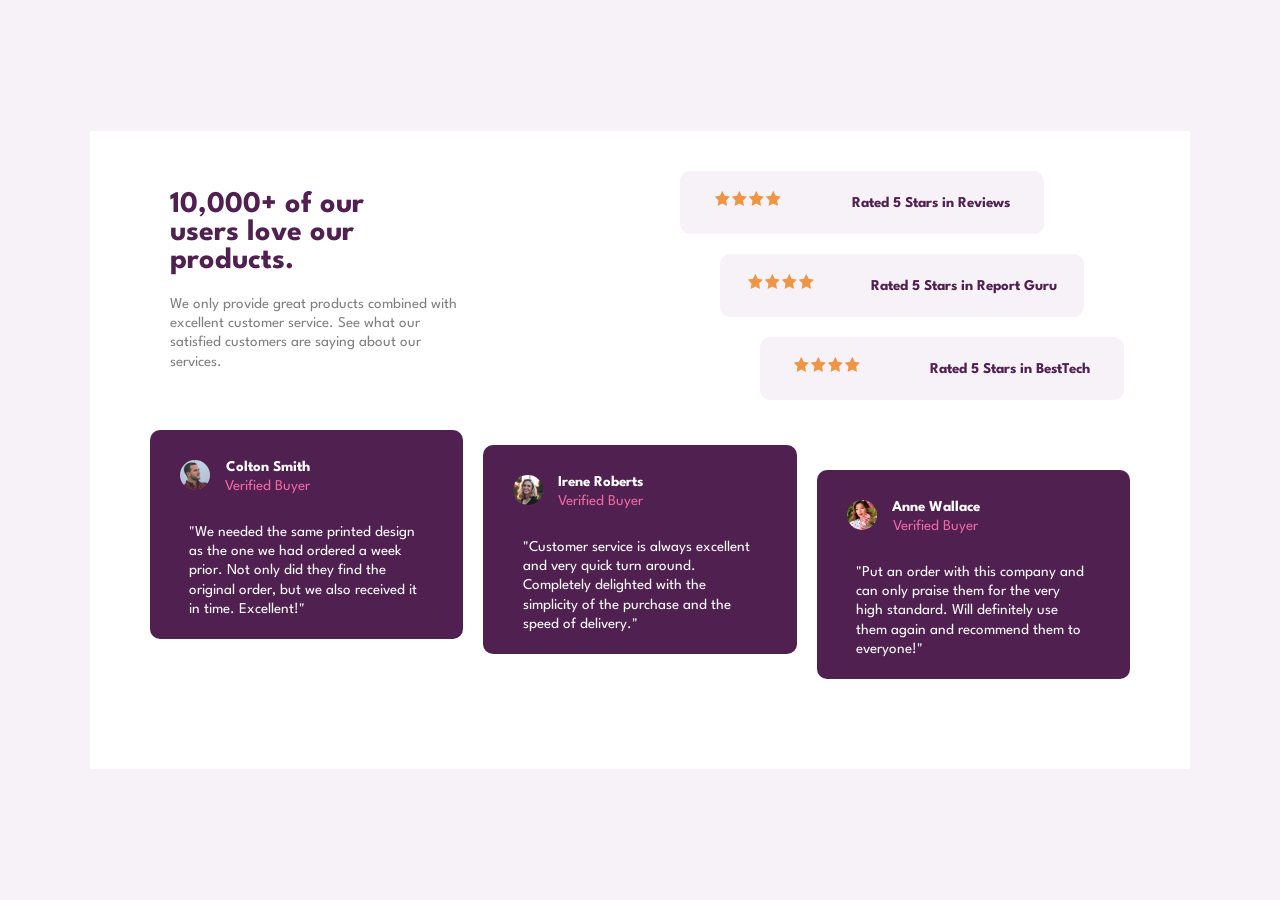
<file: Challenge-10-Social-Proof-Section/index.html>
<!DOCTYPE html>
<html lang="en">

<head>
  <meta charset="UTF-8" />
  <meta name="viewport" content="width=device-width, initial-scale=1.0" />
  <!-- displays site properly based on user's device -->

  <link rel="icon" type="image/png" sizes="32x32" href="./images/favicon-32x32.png" />
  <link rel="stylesheet" href="index.css">
  <link rel="preconnect" href="https://fonts.googleapis.com">
  <link rel="preconnect" href="https://fonts.gstatic.com" crossorigin>
  <link href="https://fonts.googleapis.com/css2?family=League+Spartan:wght@100..900&display=swap" rel="stylesheet">

  <title>Frontend Mentor | Social proof section</title>

  <!-- Feel free to remove these styles or customise in your own stylesheet 👍 -->
  <style>
    .attribution {
      font-size: 0.6875rem;
      text-align: center;
    }

    .attribution a {
      color: hsl(228, 45%, 44%);
    }
  </style>
</head>

<body>

  <div class="container">

    <div class="text">
      <h1>10,000+ of our users love our products.</h1>

      <p>We only provide great products combined with excellent customer service.
        See what our satisfied customers are saying about our services.</p>

    </div>

    <div class="reviews">
      <div class="review">
        <div class="star">
          <img src="./images/icon-star.svg" alt="">
          <img src="./images/icon-star.svg" alt="">
          <img src="./images/icon-star.svg" alt="">
          <img src="./images/icon-star.svg" alt="">
        </div>
        <p class="rating">Rated 5 Stars in Reviews</p>
      </div>
      <div class="review">
        <div class="star">
        <img src="./images/icon-star.svg" alt="">
          <img src="./images/icon-star.svg" alt="">
          <img src="./images/icon-star.svg" alt="">
          <img src="./images/icon-star.svg" alt="">
        </div>
        <p class="rating">Rated 5 Stars in Report Guru</p>
      </div>
      <div class="review">
        <div class="star">
            <img src="./images/icon-star.svg" alt="">
          <img src="./images/icon-star.svg" alt="">
          <img src="./images/icon-star.svg" alt="">
          <img src="./images/icon-star.svg" alt="">
        </div>
        <p class="rating">Rated 5 Stars in BestTech</p>
      </div>
    </div>

    <div class="cards">

      <div class="card">
        <div class="avatar">
          <img src="./images/image-colton.jpg" alt="">
          <div class="card-text">
          <h4 class="card-name">Colton Smith</h4>
          <span>Verified Buyer</span>
          </div>
        </div>
        <p class="card-review">"We needed the same printed design as the one we had ordered a week prior.
          Not only did they find the original order, but we also received it in time.
          Excellent!"</p>
      </div>

      <div class="card">
        <div class="avatar">
          <img src="./images/image-irene.jpg" alt="">
          <div class="card-text">
          <h4 class="card-name">Irene Roberts</h4>
          <span>Verified Buyer</span>
          </div>
        </div>
        <p class="card-review">"Customer service is always excellent and very quick turn around. Completely
          delighted with the simplicity of the purchase and the speed of delivery."</p>
      </div>

      <div class="card">
        <div class="avatar">
          <img src="./images/image-anne.jpg" alt="">
          <div class="card-text">
          <h4 class="card-name">Anne Wallace</h4>
          <span>Verified Buyer</span>
          </div>
        </div>
        <p class="card-review">"Put an order with this company and can only praise them for the very high
          standard. Will definitely use them again and recommend them to everyone!"</p>
      </div>

    </div>

  </div>

  <!-- <footer class="attribution">
      Challenge by
      <a href="https://www.frontendmentor.io?ref=challenge"
        >Frontend Mentor</a
      >. Coded by <a href="#">Your Name Here</a>.
    </footer> -->
</body>

</html>
</file>
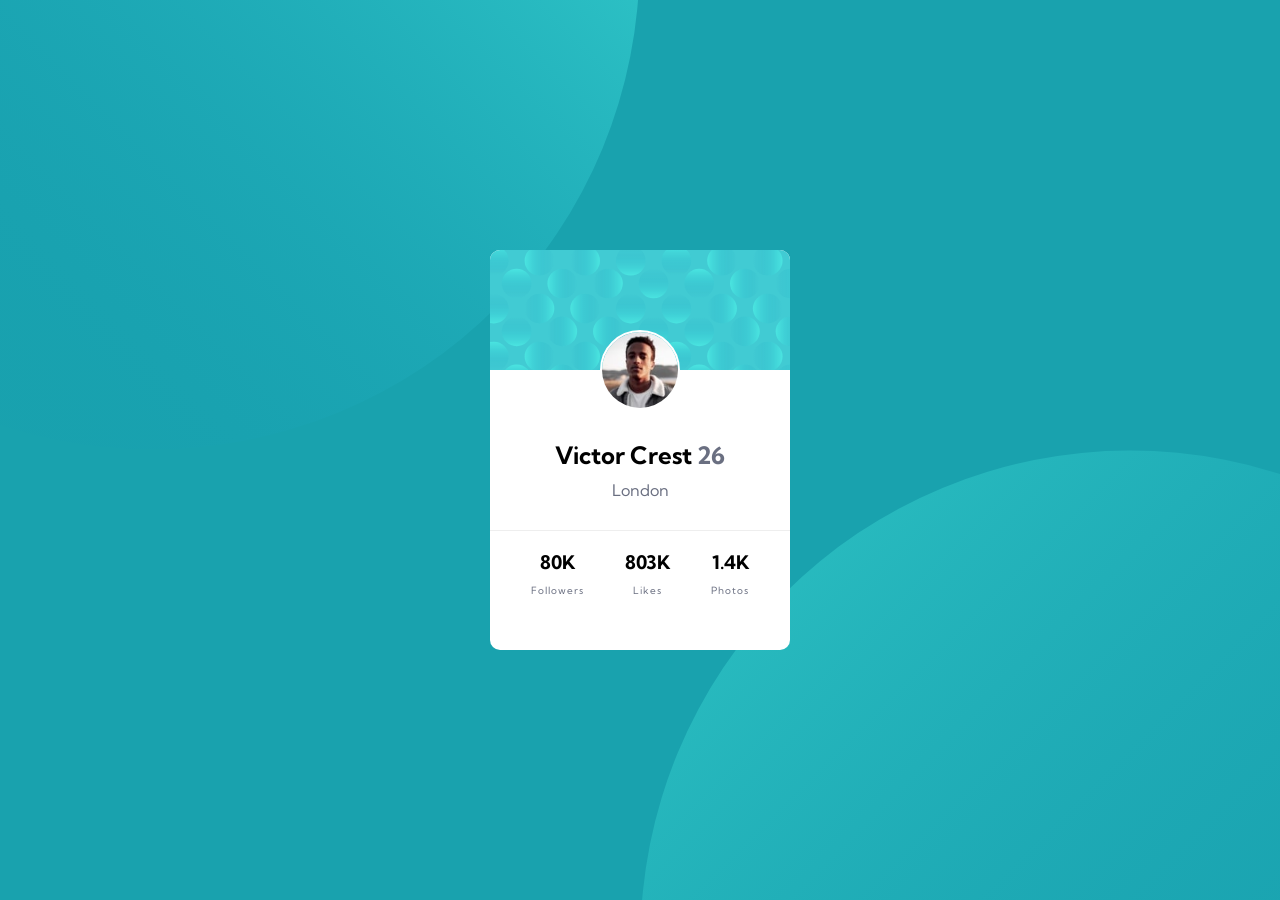
<file: Challenge-9-Profile-Card/index.html>
<!DOCTYPE html>
<html lang="en">

<head>
  <meta charset="UTF-8">
  <meta name="viewport" content="width=device-width, initial-scale=1.0">
  <!-- displays site properly based on user's device -->

  <link rel="icon" type="image/png" sizes="32x32" href="./images/favicon-32x32.png">
  <link rel="stylesheet" href="index.css">
  <link rel="preconnect" href="https://fonts.googleapis.com">
  <link rel="preconnect" href="https://fonts.gstatic.com" crossorigin>
  <link href="https://fonts.googleapis.com/css2?family=Kumbh+Sans:wght,YOPQ@100..900,300&display=swap" rel="stylesheet">

  <title>Frontend Mentor | Profile card component</title>

  <!-- Feel free to remove these styles or customise in your own stylesheet 👍 -->
  <style>
    .attribution {
      font-size: 0.6875rem;
      text-align: center;
    }

    .attribution a {
      color: hsl(228, 45%, 44%);
    }
  </style>
</head>

<body>

  <div class="container">

    <div class="header">

      <img class="profile-img" src="./images/image-victor.jpg" alt="">

    </div>

    <div class="profile">

      <div class="main">
        <h2>Victor Crest <span>26</span></h2>
        <p>London</p>
      </div>


      <div class="stats">
        <div class="stat">
          <h3>80K</h3>
          <p>Followers</p>
        </div>

        <div class="stat">
          <h3>803K</h3>
          <p>Likes</p>
        </div>

        <div class="stat">
          <h3>1.4K</h3>
          <p>Photos</p>
        </div>
      </div>

    </div>

  </div>
  <!-- <footer class="attribution">
    Challenge by <a href="https://www.frontendmentor.io?ref=challenge">Frontend Mentor</a>. 
    Coded by <a href="#">Your Name Here</a>.
  </footer> -->
</body>

</html>
</file>
<file: Challenge-10-Social-Proof-Section/index.css>
* {
  margin: 0;
  padding: 0;
  box-sizing: border-box;
}

body {
  font-family: "League Spartan";
  background-color: hsl(300, 24%, 96%);
  display: flex;
  align-items: center;
  justify-content: center;
  min-height: 100vh;
  font-size: 15px;
}

.container {
  background-color: white;
  text-align: center;
  max-width: 1100px;
  display: grid;
  grid-template-areas:
    "text reviews"
    "cards cards";
  padding: 30px;
  grid-template-columns: 1fr 1fr;
}

.text {
  grid-area: text;
  padding: 20px 20px 0 40px;
  text-align: left;
}

.text h1 {
  width: 50%;
  padding: 10px;
}

.text p {
  padding: 10px;
  width: 70%;
  line-height: 1.2rem;
  color: gray;
}

.reviews {
  grid-area: reviews;
  display: flex;
  flex-direction: column;
}

.cards {
  grid-area: cards;
  display: flex;
  justify-content: center;
  align-items: center;
  padding: 20px;
}

.review {
  background-color: hsl(300, 24%, 96%);
  border: 1px solid;
  border-radius: 10px;
  border: none;
  display: flex;
  align-items: center;
  padding: 20px 0;
  width: 70%;
  margin: 10px 0;
  justify-content: space-around;
}

.review:nth-child(1) {
  margin-left: 40px;
}

.review:nth-child(2) {
  margin-left: 80px;
}

.review:nth-child(3) {
  margin-left: 120px;
}

.star {
  display: flex;
  align-items: center;
  margin-bottom: 8px;
}

.star img {
  width: 15px;
  height: 15px;
  margin-right: 2px;
}

.card {
  background-color: hsl(300, 43%, 22%);
  color: white;
  padding: 10px;
  margin: 0 10px;
  border-radius: 10px;
  flex: 1;
}

.card img {
  height: 30px;
  border-radius: 50%;
}

.avatar {
  display: flex;
  gap: 15px;
  padding: 20px;
}

.card-review {
  width: 80%;
  margin: 10px auto;
  text-align: left;
}

.card-name {
  margin-bottom: 5px;
}

.card:nth-child(1) {
  margin-bottom: 80px;
}

.card:nth-child(2) {
  margin-bottom: 50px;
}

.card:nth-child(3) {
  margin-bottom: 0;
}

h1,
.rating {
  color: hsl(300, 43%, 22%);
}

span {
  color: hsl(333, 80%, 67%);
}

.rating {
  font-weight: 700;
}

.card p {
  line-height: 1.2rem;
}

@media (max-width: 768px) {
  .container {
    grid-template-columns: 1fr;
    grid-template-areas:
      "text"
      "reviews"
      "cards";
    padding: 0;
    max-width: 100%;
  }
}

@media (max-width: 542px) {

  body {
    background-color: white;
  }

  .container {
    grid-template-columns: 1fr;
    padding: 0;
    max-width: 100%;
  }

  .container .text {
    padding: 20px;
    text-align: center;
  }

  .text h1 {
    padding: 20px;
  }

  .text h1,
  .text p {
    width: 100%;
  }

  .reviews {
    justify-content: center;
    align-items: center;
    
  }

  .review {
    flex-direction: column;
    gap: 10px;
  }

  .star {
    gap: 10px;
  }

  .review:nth-child(1),
  .review:nth-child(2),
  .review:nth-child(3) {
    margin-left: 0;
    width: 90%;
  }

  .cards {
    flex-direction: column;
  }

  .card:nth-child(1),
  .card:nth-child(2),
  .card:nth-child(3) {
    margin-bottom: 10px;
  }

}
</file>
<file: Challenge-9-Profile-Card/index.css>
* {

    margin: 0;
    padding: 0;
    box-sizing: border-box;

}

body {

    background: hsl(185, 75%, 39%);
    display: flex;
    justify-content: center;
    align-items: center;
    min-height: 100vh;
    background-image: url(./images/bg-pattern-top.svg), url(./images/bg-pattern-bottom.svg);
    background-repeat: no-repeat, no-repeat;
    background-position: right 50vw bottom 50vh, left 50vw top 50vh;
    font-family: 'Kumbh Sans';
   

}

.container {

    background: white;
    width: 300px;
    height: 400px;
    border-radius: 10px;
    position: relative;

}

.header {

    height: 120px;
    background: url(./images/bg-pattern-card.svg);
    border-top-left-radius: 10px;
    border-top-right-radius: 10px;

}

.profile-img {

    width: 80px;
    height: 80px;
    border-radius: 50%;
    border: 2px solid white;

    position: absolute;
    top: 80px;
    left: 50%;
    transform: translateX(-50%);

}

.profile {

    text-align: center;
    margin-top: 50px;

}

.main {

    padding: 20px 20px 0 20px;

}

.main span, p {

    color: hsl(227, 10%, 46%);

}

.main p {

    padding: 10px;

}

.stats {

    display: flex;
    justify-content: space-around;
    padding: 20px;
    border-top: 1px solid #eee;
    align-items: center;
    margin-top: 20px;

}

.stat p {

    font-size: 10px;
    margin-top: 10px;
    letter-spacing: 1px;

}


/* 
body {

    min-height: 100vh;
    background-image: url(/Challenges/profile-card-component-main/images/bg-pattern-top.svg), url(/Challenges/profile-card-component-main/images/bg-pattern-bottom.svg);

    background-repeat: no-repeat, no-repeat;

    background-position: right 50vw bottom 50vh;
    background-position: left 50vw bottom 50vh;

    background-color: hsl(185, 75%, 39%);

    display: flex;
    flex-direction: column;
    justify-content: center;
    align-items: center;
}

.container {

    display: flex;
    align-items: center;
    flex-direction: column;
    justify-content: center;
    background-color: white;
    width: 80%;
    height: 80%;
    border-radius: 10px;
}

.image {

    width: 100%;
    position: relative;

}

.image img:first-child {

    height: 100%;
    width: 100%;
    top: 0;
    left: 0;
    border-top-left-radius: 10px;
    border-top-right-radius: 10px;

}

.image img:last-child {

    position: absolute;
    border-radius: 50%;
    height: 80px;
    width: 80px;
    top: 83%;
    left: 50%;
    transform: translateX(-50%);
}

.profile {

    align-items: center;
    display: flex;
    flex-direction: column;

}

.stats {

    display: flex;
    justify-content: space-between;
    width;

} */
</file>
